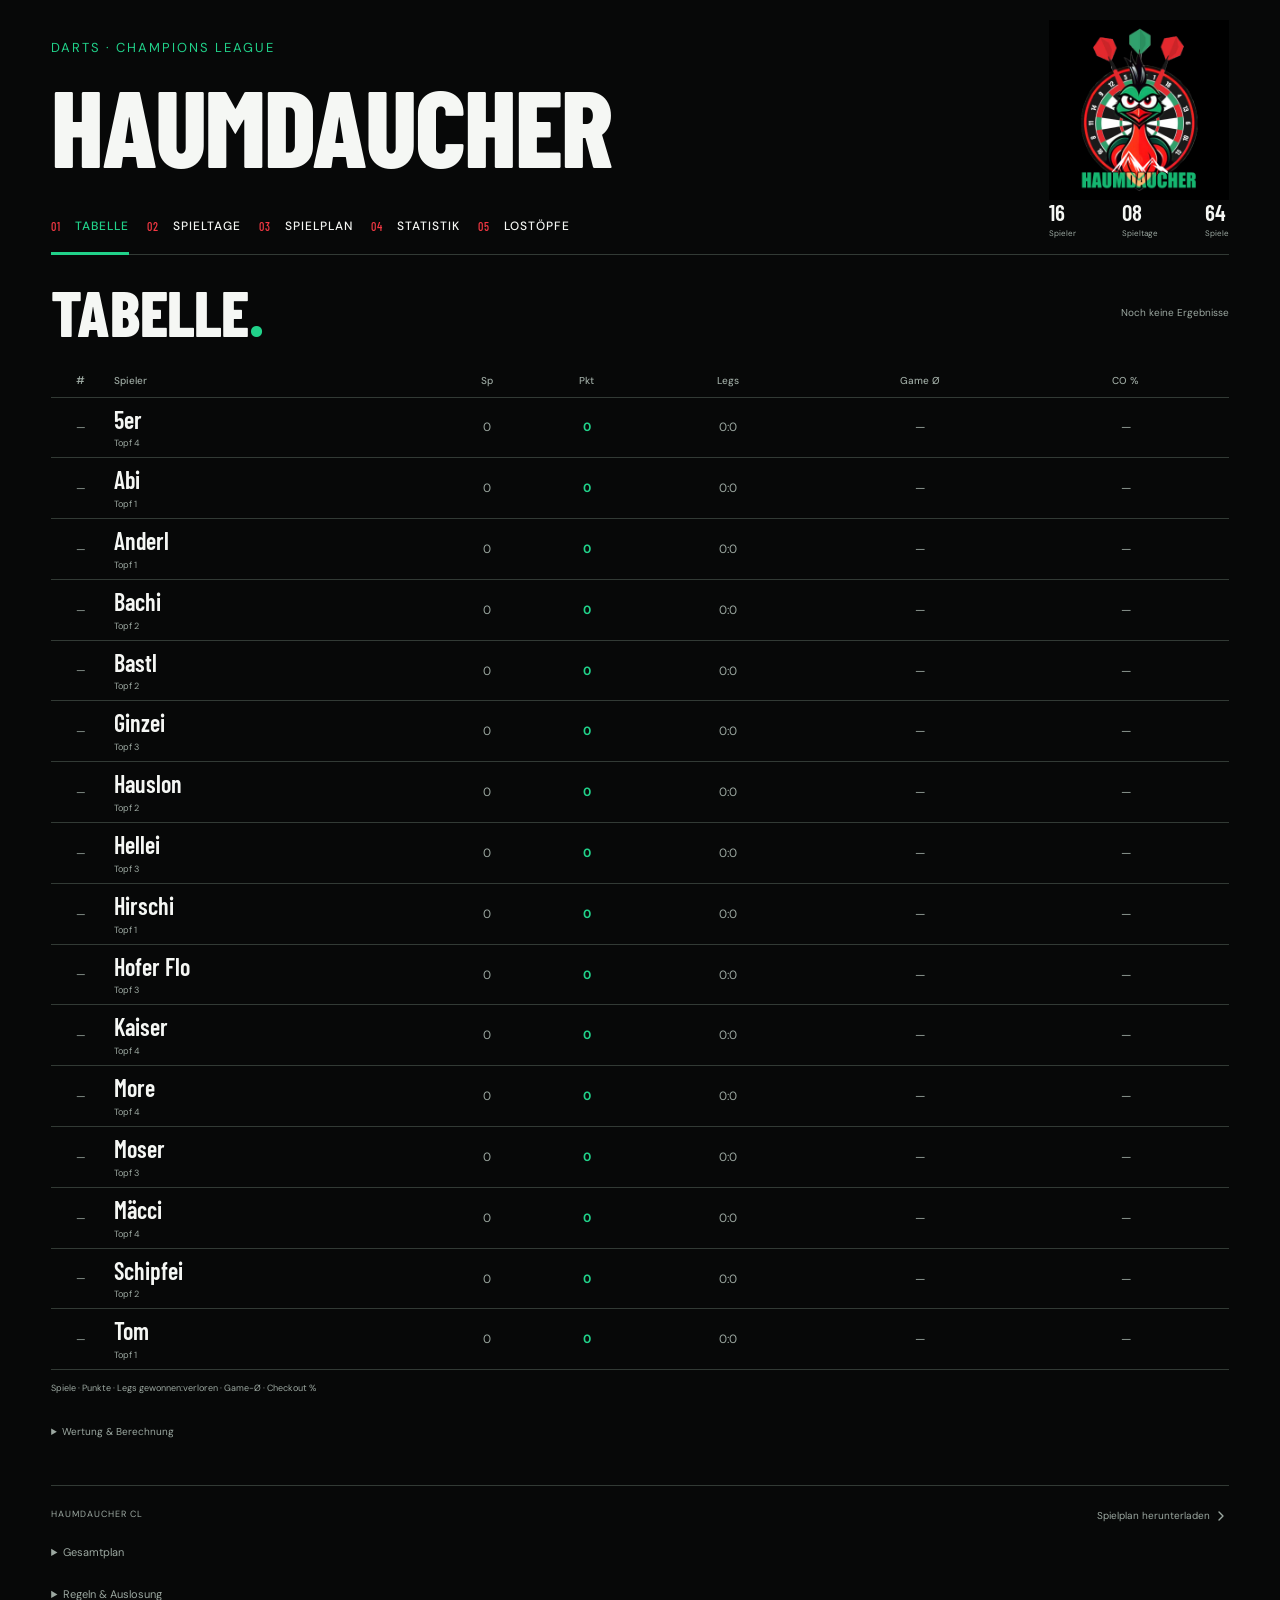
<file: index.html>
<!doctype html>
<html lang="de">
<head>
  <meta charset="utf-8">
  <meta name="viewport" content="width=device-width, initial-scale=1, viewport-fit=cover">
  <meta name="theme-color" content="#070808">
  <meta name="description" content="Haumdaucher Champions League. Alle Spieltage, Begegnungen und Spieler. 16 Spieler, 8 Spieltage, 2 Gegner aus jedem Lostopf.">
  <title>Haumdaucher · Champions League</title>
  <link rel="icon" href="./assets/icons/icon-192.png" type="image/png">
  <link rel="manifest" href="./manifest.webmanifest">
  <link rel="apple-touch-icon" href="./assets/icons/icon-180.png">
  <meta name="mobile-web-app-capable" content="yes">
  <meta name="apple-mobile-web-app-capable" content="yes">
  <meta name="apple-mobile-web-app-title" content="Haumdaucher">
  <meta name="apple-mobile-web-app-status-bar-style" content="black-translucent">
  <link rel="stylesheet" href="./styles.css?v=arena-27">
  <script src="./schedule-data.js?v=matchdays-1" defer></script>
  <script src="./league-data.js?v=results-1" defer></script>
  <script src="./league-ui.js?v=results-1" defer></script>
  <script src="./app.js?v=arena-11" defer></script>
  <script src="./pwa.js?v=install-1" defer></script>
</head>
<body>
  <a class="skip-link" href="#content">Zum Spielplan</a>
  <div class="app-shell">
    <header class="club-header">
      <a class="logo-link" href="#tabelle" aria-label="Haumdaucher Tabelle"><img class="club-logo" src="./assets/haumdaucher-logo.jpg" width="1600" height="1600" alt="Haumdaucher: Vogel vor einer Dartscheibe mit drei Dartpfeilen"></a>
      <div class="brand-copy"><p>DARTS · CHAMPIONS LEAGUE</p><h1>HAUM<span>DAUCHER</span></h1></div>
      <nav class="main-nav" aria-label="Hauptnavigation">
        <a href="#tabelle" data-view="tabelle"><span class="nav-index">01</span><svg class="nav-icon" viewBox="0 0 24 24" fill="none" stroke="currentColor" stroke-width="1.7" stroke-linecap="round" stroke-linejoin="round" aria-hidden="true"><path d="M4 21V11h4v10m2 0V3h4v18m2 0v-7h4v7M2 21h20"/></svg><span class="nav-label">Tabelle</span></a>
        <a href="#spieltage" data-view="spieltage"><span class="nav-index">02</span><svg class="nav-icon" viewBox="0 0 24 24" fill="none" stroke="currentColor" stroke-width="1.7" stroke-linecap="round" stroke-linejoin="round" aria-hidden="true"><rect x="3" y="5" width="18" height="16" rx="3"/><path d="M7 3v4m10-4v4M3 11h18m-13 4h2m4 0h2"/></svg><span class="nav-label">Spieltage</span><span class="nav-arrow" aria-hidden="true"><svg class="action-chevron" viewBox="0 0 16 16" fill="none" stroke="currentColor" stroke-width="1.4" stroke-linecap="round" stroke-linejoin="round" aria-hidden="true"><path d="m6 4 4 4-4 4"/></svg></span></a>
        <a href="#spielplan" data-view="spielplan"><span class="nav-index">03</span><svg class="nav-icon" viewBox="0 0 24 24" fill="none" stroke="currentColor" stroke-width="1.7" stroke-linecap="round" stroke-linejoin="round" aria-hidden="true"><path d="M8 3h8m-8 0v4h8V3m-8 2H6a2 2 0 0 0-2 2v13a2 2 0 0 0 2 2h12a2 2 0 0 0 2-2V7a2 2 0 0 0-2-2h-2M8 12h8m-8 5h5"/></svg><span class="nav-label">Spielplan</span><span class="nav-arrow" aria-hidden="true"><svg class="action-chevron" viewBox="0 0 16 16" fill="none" stroke="currentColor" stroke-width="1.4" stroke-linecap="round" stroke-linejoin="round" aria-hidden="true"><path d="m6 4 4 4-4 4"/></svg></span></a>
        <a href="#statistik" data-view="statistik"><span class="nav-index">04</span><svg class="nav-icon" viewBox="0 0 24 24" fill="none" stroke="currentColor" stroke-width="1.7" stroke-linecap="round" stroke-linejoin="round" aria-hidden="true"><path d="M4 19V9m5 10V4m6 15v-6m5 6V7M2 22h20"/></svg><span class="nav-label">Statistik</span></a>
        <a href="#lostoepfe" data-view="lostoepfe"><span class="nav-index">05</span><svg class="nav-icon" viewBox="0 0 24 24" fill="none" stroke="currentColor" stroke-width="1.7" stroke-linecap="round" stroke-linejoin="round" aria-hidden="true"><circle cx="9" cy="8" r="3"/><path d="M3 21v-3a6 6 0 0 1 12 0v3M16 5a3 3 0 0 1 0 6m2 4a5 5 0 0 1 3 4v2"/></svg><span class="nav-label">Lostöpfe</span><span class="nav-arrow" aria-hidden="true"><svg class="action-chevron" viewBox="0 0 16 16" fill="none" stroke="currentColor" stroke-width="1.4" stroke-linecap="round" stroke-linejoin="round" aria-hidden="true"><path d="m6 4 4 4-4 4"/></svg></span></a>
      </nav>
      <div class="club-stats"><div><strong>16</strong><span>Spieler</span></div><div><strong>08</strong><span>Spieltage</span></div><div><strong>64</strong><span>Spiele</span></div></div>
    </header>
    <main id="content" tabindex="-1">
      <section id="tabelle" class="view" aria-labelledby="standings-heading">
        <div class="section-title"><h2 id="standings-heading">Tabelle<span class="title-period">.</span></h2><span id="standings-status" class="data-note"></span></div>
        <div class="standings-scroll" role="region" aria-label="Ligatabelle, seitlich scrollbar" tabindex="0">
          <table class="standings-table">
            <colgroup><col class="col-rank"><col class="col-player"><col class="col-played"><col class="col-points"><col class="col-legs"><col class="col-average"><col class="col-checkout"></colgroup>
            <caption class="visually-hidden">Ligatabelle: Spiele, Punkte, gewonnene und verlorene Legs, Game Average und Checkout-Quote</caption>
            <thead><tr><th scope="col" class="rank-column">#</th><th scope="col">Spieler</th><th scope="col"><abbr title="Gespielte Spiele">Sp</abbr></th><th scope="col"><abbr title="Punkte: Sieg 2, Unentschieden 1, Niederlage 0">Pkt</abbr></th><th scope="col">Legs</th><th scope="col"><abbr title="Mittelwert der Spiel-Averages">Game Ø</abbr></th><th scope="col"><abbr title="Gewonnene Legs geteilt durch Checkout-Versuche">CO %</abbr></th></tr></thead>
            <tbody id="standings-body"></tbody>
          </table>
        </div>
        <p class="table-key">Spiele · Punkte · Legs gewonnen:verloren · Game-Ø · Checkout %</p>
        <details class="metric-notes"><summary>Wertung &amp; Berechnung</summary><p>Best of 12: bis 7 Legs oder 6:6. Sieg 2 Punkte · Remis 1 · Niederlage 0. Sortierung: Punkte, Legdifferenz, gewonnene Legs; Gleichstände teilen sich den Rang.</p><p>Game-Ø: Mittel der erfassten Spiel-Averages. Checkout: gewonnene Legs / Checkout-Versuche. Fehlende Werte bleiben leer; Kennzahlen verwenden nur erfasste Werte.</p></details>
      </section>
      <section id="spieltage" class="view" aria-labelledby="matchday-heading" hidden>
        <div class="view-heading"><div><p class="heading-kicker">ALLE BEGEGNUNGEN</p><h2 id="matchday-heading">Spieltag <span id="day-number">01</span></h2></div></div>
        <div class="day-layout">
          <div class="matchday-controls"><div id="round-selector" class="round-selector" role="group" aria-label="Spieltag auswählen"></div><div class="heading-actions"><button id="previous-matchday" class="icon-button" aria-label="Vorheriger Spieltag" aria-controls="matchday-fixtures" type="button">←</button><button id="next-matchday" class="icon-button" aria-label="Nächster Spieltag" aria-controls="matchday-fixtures" type="button">→</button></div></div>
          <div class="matchday-body"><ol id="matchday-fixtures" class="matchday-fixtures" aria-live="polite" aria-label="Begegnungen am ausgewählten Spieltag"></ol></div>
        </div>
      </section>
      <section id="spielplan" class="view" aria-labelledby="player-heading" hidden>
        <div class="player-main">
        <h2 id="player-heading" class="visually-hidden">Persönlicher Spielplan</h2>
        <div class="player-controls"><div class="player-picker"><span class="player-picker-name" aria-hidden="true">Abi</span><select id="player-select" aria-label="Spieler auswählen" aria-controls="personal-plan"></select><svg class="picker-chevron" viewBox="0 0 16 16" fill="none" stroke="currentColor" stroke-width="1.4" stroke-linecap="round" stroke-linejoin="round" aria-hidden="true"><path d="m4 6 4 4 4-4"/></svg></div></div>
        <ol id="personal-plan" class="personal-plan" aria-live="polite" aria-label="Persönliche Begegnungen"></ol>
        </div>
        <div id="pot-summary" class="pot-summary"></div>
      </section>
      <section id="statistik" class="view" aria-labelledby="statistics-heading" hidden>
        <div class="section-title"><h2 id="statistics-heading">Statistik<span class="title-period">.</span></h2></div>
        <div class="statistics-filters">
          <label>Ansicht<select id="stats-scope" aria-controls="statistics-content"></select></label>
          <label>Kategorie<select id="stats-category" aria-controls="statistics-content">
            <option value="overview">Übersicht</option><option value="scoring">Scoring</option><option value="checkout">Checkout</option><option value="highlights">Highlights</option><option value="accuracy">Trefferquoten</option><option value="ranking">Ranglisten</option>
          </select></label>
          <label id="ranking-filter" hidden>Kennzahl<select id="stats-ranking" aria-controls="statistics-content">
            <option value="average">Game-Ø</option><option value="checkoutPct">Checkout %</option><option value="scores180">180er</option><option value="highestCheckout">Höchstes Checkout</option><option value="bestLegDarts">Bestes Leg</option><option value="first9Average">First-9-Ø</option>
          </select></label>
        </div>
        <div id="statistics-content" aria-live="polite"></div>
        <details class="metric-notes"><summary>So werden die Statistiken berechnet</summary><p>Gesamt und Lostopf fassen die erfassten Spielerleistungen zusammen. Spiele werden einmal gezählt; Spielerbilanzen und Legs aus Sicht der ausgewählten Spieler. Game-Ø und First-9-Ø: Mittel der erfassten Spielwerte. Checkout %: erfolgreiche Checkouts / erfasste Versuche. Trefferquoten: Mittel der gemeldeten Quoten.</p><p>3-Dart-Ø (gewichtet) ist nur verfügbar, wenn für alle erfassten Averages die Dartanzahl vorliegt. Fehlende Statistiken werden nicht als 0 gewertet. 60+, 100+ und 140+ werden unverändert aus der Scoring-App übernommen und nicht addiert.</p></details>
      </section>
      <section id="lostoepfe" class="view" aria-labelledby="pots-heading" hidden>
        <div class="view-heading"><div><p class="heading-kicker">16 SPIELER · 4 LOSTÖPFE</p><h2 id="pots-heading">Das Feld<span class="title-period">.</span></h2></div></div>
        <div id="pots" class="pots-grid"></div>
      </section>
      <footer class="app-footer">
        <div class="footer-links"><span>HAUMDAUCHER CL</span><a href="./spielplaene.txt">Spielplan herunterladen <svg class="action-chevron" viewBox="0 0 16 16" fill="none" stroke="currentColor" stroke-width="1.4" stroke-linecap="round" stroke-linejoin="round" aria-hidden="true"><path d="m6 4 4 4-4 4"/></svg></a><button id="install-app" class="install-app" type="button" hidden>App installieren</button></div>
        <p id="offline-status" class="offline-status" role="status" hidden>Offline · gespeicherter Stand</p>
        <details class="overview"><summary>Gesamtplan</summary><div class="table-scroll" role="region" aria-label="Alle Spielpläne, seitlich scrollbar" tabindex="0"><table id="all-plans-table"><caption>Alle acht Spieltage</caption><thead><tr><th scope="col">Spieler</th><th scope="col">Topf</th><th scope="col">ST 1</th><th scope="col">ST 2</th><th scope="col">ST 3</th><th scope="col">ST 4</th><th scope="col">ST 5</th><th scope="col">ST 6</th><th scope="col">ST 7</th><th scope="col">ST 8</th></tr></thead><tbody></tbody></table></div></details>
        <details id="hinweis"><summary>Regeln & Auslosung</summary><p>Best of 12 · Sieg 2 Punkte · Remis 1 · Niederlage 0.</p><p>8 verschiedene Gegner. Je 2 aus jedem Lostopf. Ein Spiel pro Spieltag. Kein Heimrecht zugewiesen.</p><p>Die korrigierte Auslosung ersetzt den ursprünglichen Entwurf. Kaiser (vormals 5er Korbi) und 5er sind getrennte Spieler.</p><p>Seed <span id="draw-seed"></span> · <a href="./schedule.json">Daten</a> · <a href="https://github.com/basthel/champions-league-spielplan/blob/main/scripts/generate_schedule.py">Generator</a></p><p><a href="./scorer.html">Dart Scorer · Vorschau</a></p></details>
      </footer>
      <noscript><p>Bitte JavaScript aktivieren oder den <a href="./spielplaene.txt">Spielplan als Text öffnen</a>.</p></noscript>
    </main>
  </div>
</body>
</html>
</file>
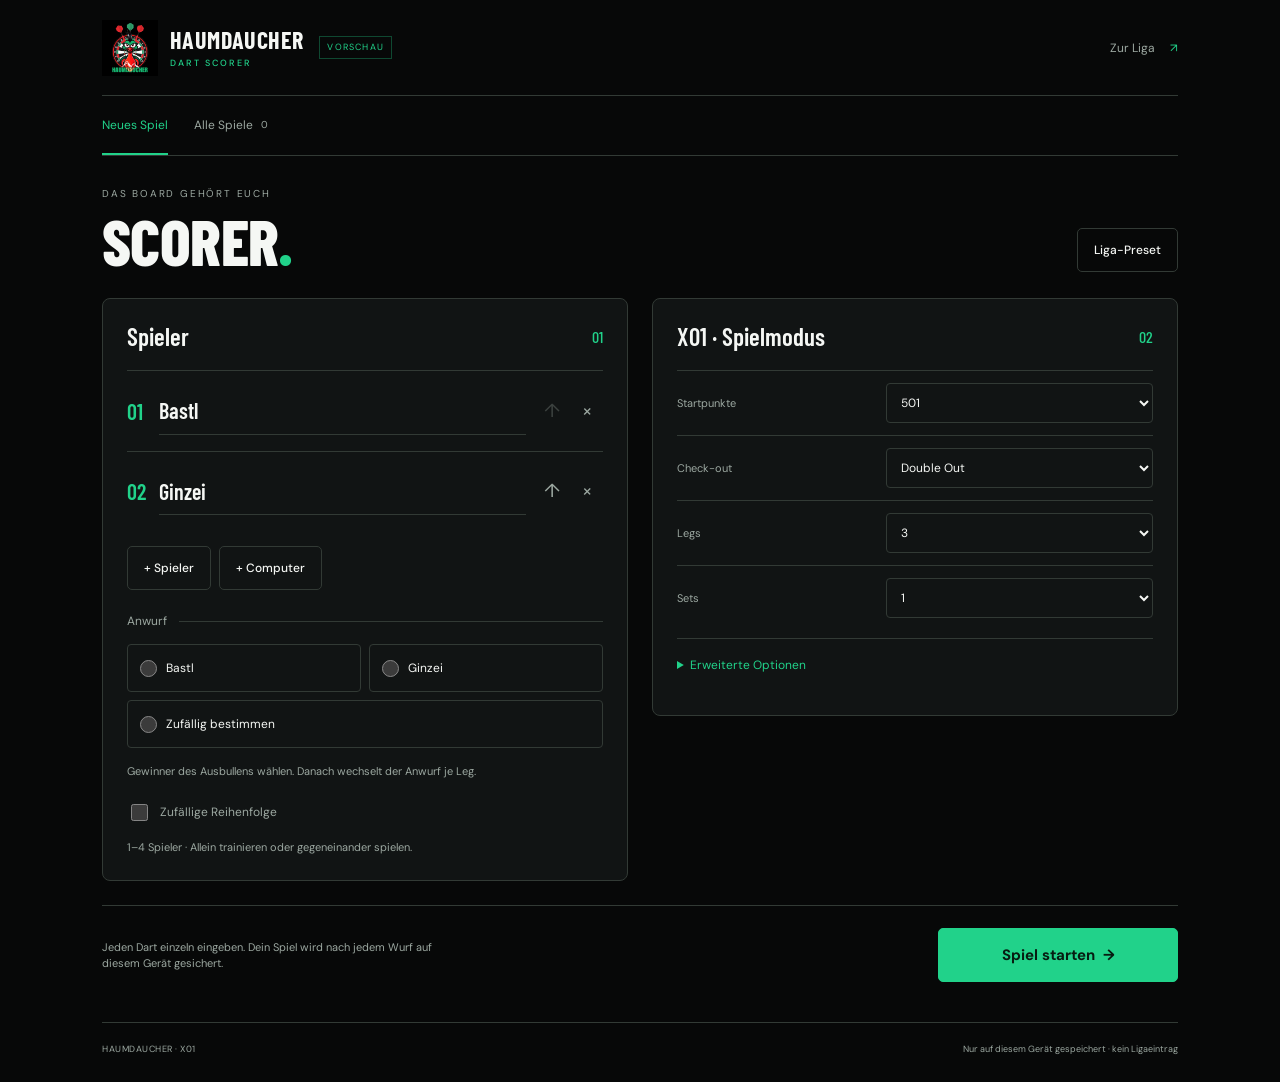
<file: scorer.html>
<!doctype html>
<html lang="de">
<head>
  <meta charset="utf-8">
  <meta name="viewport" content="width=device-width, initial-scale=1, viewport-fit=cover">
  <meta name="theme-color" content="#070808">
  <meta name="robots" content="noindex, nofollow">
  <title>Scorer · Haumdaucher</title>
  <link rel="icon" href="./assets/icons/icon-192.png" type="image/png">
  <link rel="manifest" href="./manifest.webmanifest">
  <link rel="apple-touch-icon" href="./assets/icons/icon-180.png">
  <link rel="stylesheet" href="./styles.css?v=arena-27">
  <link rel="stylesheet" href="./scorer.css?v=stats-table-17">
  <script src="./schedule-data.js?v=matchdays-1" defer></script>
  <script src="./checkout-data.js?v=1" defer></script>
  <script src="./scorer-engine.js?v=anwurf-5" defer></script>
  <script src="./scorer-share.js?v=1" defer></script>
  <script src="./scorer.js?v=stats-table-19" defer></script>
</head>
<body class="scorer-page">
  <a class="skip-link" href="#scorer-content">Zum Scorer</a>
  <div class="scorer-shell">
    <header class="scorer-header">
      <a class="scorer-brand" href="./index.html#tabelle" aria-label="Zurück zur Haumdaucher Liga"><img src="./assets/haumdaucher-logo.jpg" alt="" width="56" height="56"><span>HAUMDAUCHER<small>DART SCORER</small></span></a>
      <span class="scorer-beta">VORSCHAU</span>
      <a class="scorer-league" href="./index.html#tabelle">Zur Liga <span aria-hidden="true">↗</span></a>
    </header>
    <main id="scorer-content" class="scorer-main" tabindex="-1">
      <nav class="scorer-nav" aria-label="Scorer"><a href="#setup" data-route="setup">Neues Spiel</a><a href="#games" data-route="games">Alle Spiele <span id="game-count">0</span></a><a href="#live" data-route="live" id="live-link" hidden>Zum Spiel</a></nav>
      <p id="storage-warning" class="scorer-warning" role="alert" hidden></p>
      <p id="scorer-message" class="visually-hidden" role="status" aria-live="polite"></p>
      <div id="scorer-view"></div>
      <footer class="scorer-footer"><span>HAUMDAUCHER · X01</span><span>Nur auf diesem Gerät gespeichert · kein Ligaeintrag</span></footer>
      <noscript>Bitte JavaScript aktivieren, um den Dart Scorer zu verwenden.</noscript>
    </main>
  </div>
  <dialog id="leg-dialog" class="leg-result-dialog" aria-labelledby="leg-result-title"></dialog>
  <dialog id="delete-dialog" aria-labelledby="delete-title"><form method="dialog"><h2 id="delete-title">Spiel löschen?</h2><p>Das gespeicherte Spiel wird von diesem Gerät entfernt.</p><div class="scorer-actions"><button value="cancel" class="scorer-button">Behalten</button><button value="delete" class="scorer-button danger">Spiel löschen</button></div></form></dialog>
</body>
</html>
</file>
<file: styles.css>
/* Arena: club identity,side-by-side fixtures,responsive views. */
@import url('https://fonts.googleapis.com/css2?family=Barlow+Condensed:wght@500;600;700;800&family=DM+Sans:wght@400;500;600;700&display=swap');
:root{--bg:#101411;--surface:#191f1b;--surface-hover:#242e27;--ink:#f4f5ef;--muted:#a1afa5;--line:#303b33;--green:#26d087;--red:#ef303b;--accent:var(--green);--on-accent:#071c11;--display:'Barlow Condensed','Arial Narrow',Impact,sans-serif;--body:'DM Sans',Arial,sans-serif;color-scheme:dark}*{box-sizing:border-box}body{margin:0;background:var(--bg);color:var(--ink);font:14px/1.5 var(--body)}button,select{font:inherit}button,a,select{-webkit-tap-highlight-color:transparent}button{cursor:pointer}a{color:inherit;text-underline-offset:4px}button{color:inherit}button:disabled{opacity:.3;cursor:default}button:focus-visible,a:focus-visible,select:focus-visible,summary:focus-visible,[tabindex]:focus-visible{outline:3px solid var(--accent);outline-offset:4px}button:active:not(:disabled){transform:translateY(1px)}button,a{touch-action:manipulation}[hidden]{display:none!important}h1,h2,h3,p{margin:0}button{border-radius:0}img{max-width:100%;display:block}.skip-link{position:absolute;left:16px;top:-80px;background:var(--accent);color:var(--on-accent);padding:12px;z-index:10}.skip-link:focus{top:10px}.logo-link{display:block;flex-shrink:0}.club-logo{width:100%;height:auto;aspect-ratio:1;object-fit:contain;background:#000}.brand-copy p{font-size:9px;letter-spacing:1.4px;color:var(--muted)}.brand-copy h1{font:800 40px/.92 var(--display);letter-spacing:-.6px}.brand-copy h1 span{color:var(--accent)}.main-nav{display:flex}.main-nav a{display:flex;align-items:center;text-decoration:none;font-size:13px;font-weight:500;gap:14px}.nav-index{font-family:var(--display);font-size:15px;color:var(--muted)}.nav-arrow{margin-left:auto}.club-stats{display:flex}.club-stats div{display:flex;flex-direction:column}.club-stats strong{font:600 30px/1 var(--display)}.club-stats span{font-size:9px;color:var(--muted);margin-top:6px}.workspace-top{display:flex;justify-content:space-between;align-items:center;font-size:9px;letter-spacing:1.3px;color:var(--muted)}.view-heading{display:flex;justify-content:space-between;align-items:center;gap:24px}.heading-kicker{font-size:10px;letter-spacing:1.5px;color:var(--muted);margin-bottom:8px}.view-heading h2{font:700 64px/1 var(--display);letter-spacing:-.8px}.view-heading h2 #day-number{color:var(--accent)}.heading-actions{display:flex;gap:8px;align-items:center}.icon-button{border:1px solid var(--line);background:transparent;min-height:42px;padding:9px 15px}.icon-button{min-width:42px;font-size:18px}.icon-button:hover:not(:disabled){background:var(--surface-hover);border-color:var(--muted)}.round-selector{display:grid;grid-template-columns:repeat(8,minmax(0,1fr));gap:8px}.round-selector button{background:transparent;border:1px solid var(--line);padding:12px 4px;display:flex;flex-direction:column;align-items:center;gap:3px;min-height:66px}.round-selector button>span{font-size:9px;color:var(--muted)}.round-selector button>strong{font:600 26px/1 var(--display)}.round-selector button[aria-pressed=true]{background:var(--accent);border-color:var(--accent);color:var(--on-accent)}.round-selector button[aria-pressed=true]>span{color:var(--on-accent)}.round-selector button:hover:not([aria-pressed=true]){background:var(--surface-hover)}.matchday-fixtures,.personal-plan{list-style:none;margin:0;padding:0}.matchday-fixture{min-width:0}.match-meta{display:flex;gap:8px;color:var(--muted);font-size:8px;letter-spacing:.7px}.match-meta>span:first-child{font-family:var(--display);font-size:16px;line-height:1}.match-pair{display:grid;grid-template-columns:minmax(0,1fr) 30px minmax(0,1fr);align-items:center;gap:6px}.match-player{border:0;background:transparent;display:flex;flex-direction:column;align-items:flex-start;text-align:left;padding:0;min-width:0}.match-player:last-child{text-align:right;align-items:flex-end}.match-player strong{font:600 28px/1.15 var(--display);overflow-wrap:anywhere}.match-player small{font-size:9px;color:var(--muted);margin-top:5px}.match-player:hover strong{color:var(--accent)}.versus{font-size:10px;color:var(--muted);text-align:center}.match-arrow{display:none}.player-controls{display:flex;gap:16px;align-items:center;flex-wrap:wrap;margin-bottom:24px}.player-controls label{font-size:11px;color:var(--muted)}select{background:var(--surface);color:var(--ink);border:1px solid var(--line);padding:12px;min-height:46px;width:240px;max-width:100%;border-radius:0}.personal-plan{display:grid;grid-template-columns:repeat(2,minmax(0,1fr));gap:12px}.personal-fixture{width:100%;display:flex;align-items:center;text-align:left;gap:18px;padding:20px;background:var(--surface);border:1px solid var(--line)}.personal-day{display:flex;flex-direction:column;color:var(--muted);font-size:9px;min-width:26px}.personal-day strong{font:600 28px/1 var(--display);color:var(--accent)}.personal-opponent{display:flex;flex-direction:column}.personal-opponent strong{font:600 28px/1.1 var(--display)}.personal-opponent small{font-size:10px;color:var(--muted);margin-top:5px}.personal-arrow{margin-left:auto;color:var(--muted)}.personal-fixture:hover{background:var(--surface-hover)}.pot-summary{display:flex;justify-content:space-between;margin-top:26px;gap:16px}.pot-summary>span{font-size:10px;color:var(--muted);display:flex;flex-direction:column;gap:4px}.pot-summary strong{font-size:12px;color:var(--ink);font-weight:500}.pots-grid{display:grid;grid-template-columns:repeat(2,minmax(0,1fr));gap:22px}.pot{background:var(--surface);padding:22px}.pot-heading{display:flex;align-items:center;justify-content:space-between;margin-bottom:12px}.pot-heading h3{font-size:11px;font-weight:500;color:var(--muted)}.pot-heading>span{font:600 48px/1 var(--display);color:var(--accent)}.pot ul{list-style:none;margin:0;padding:0}.pot li+li{border-top:1px solid var(--line)}.pot li button{border:0;background:transparent;width:100%;min-height:46px;padding:10px 0;display:flex;align-items:center;justify-content:space-between;text-align:left}.pot li button:hover{color:var(--accent)}.pot li button>span:last-child{color:var(--muted)}.title-period{color:var(--accent)}.app-footer{border-top:1px solid var(--line);margin-top:38px;padding-top:22px;color:var(--muted)}.footer-links{display:flex;justify-content:space-between;gap:18px;font-size:10px}.footer-links>span{font-size:9px;letter-spacing:1px}.footer-links a{text-decoration:none}.app-footer details{font-size:11px;margin-top:15px}.app-footer summary{cursor:pointer;width:fit-content;padding-block:5px}.app-footer p{max-width:650px;line-height:1.8;margin:8px 0}.table-scroll{overflow:auto;margin:14px 0}.table-scroll table{border-collapse:collapse;font-size:11px;white-space:nowrap;width:100%}.table-scroll th,.table-scroll td{padding:10px;border-bottom:1px solid var(--line);text-align:left}.table-scroll th{color:var(--ink)}.table-scroll caption{text-align:left;margin-bottom:8px}.brand-copy h1{margin-top:10px}.match-meta>span:last-child{align-self:center}:root{--bg:#070808;--surface:#111414;--surface-hover:#1d2521;--ink:#f5f7f4;--muted:#9ca8a1;--line:#323a35;--green:#21d28a;--accent:var(--green);--red:#f33843}:root .app-shell{max-width:1440px;margin:auto;padding:0 4%}:root .club-header{display:grid;grid-template-columns:minmax(0,1fr) 180px;position:relative;align-items:center;border-bottom:1px solid var(--line);padding:20px 0 0}:root .logo-link{width:180px;grid-column:2;grid-row:1}:root .brand-copy{grid-column:1;grid-row:1}:root .brand-copy p{color:var(--green);font-size:11px;letter-spacing:3px}:root .brand-copy h1{font-size:clamp(56px,8.5vw,120px);font-weight:800;letter-spacing:-2px;line-height:1.05}:root .brand-copy h1 span{color:var(--ink)}:root .main-nav{grid-column:1;gap:30px;align-self:end;margin-top:0}:root .main-nav a{padding:17px 0;border-bottom:3px solid transparent;margin-bottom:-1px;text-transform:uppercase;font-size:12px;letter-spacing:1px}:root .main-nav a[aria-current=page]{color:var(--green);border-color:var(--green)}:root .nav-index{color:var(--red);font-size:12px}:root .nav-arrow{display:none}:root .club-stats{grid-column:2;grid-row:2;justify-content:space-between;padding-bottom:15px}:root .club-stats strong{font-size:23px}:root .club-stats span{font-size:8px;margin-top:3px}:root main{padding:25px 0 35px}:root .workspace-top>span:first-child{color:var(--red);font-weight:700;letter-spacing:2px}:root .view-heading{margin:20px 0 22px}:root .view-heading h2{font-size:82px;font-weight:800;text-transform:uppercase}:root .heading-kicker{display:none}:root .round-selector{gap:0;border-top:1px solid var(--line);border-bottom:1px solid var(--line);margin-bottom:23px}:root .round-selector button{border:0;border-right:1px solid var(--line);flex-direction:row;justify-content:center;gap:10px;min-height:58px}:root .round-selector button:last-child{border:0}:root .round-selector button>span{font-size:9px;text-transform:uppercase}:root .round-selector button>strong{font-size:32px;font-weight:700}:root .matchday-fixtures{display:grid;grid-template-columns:repeat(2,minmax(0,1fr));gap:12px}:root .matchday-fixture{background:var(--surface);border:1px solid var(--line);padding:17px 20px 21px;border-radius:8px}:root .match-meta{margin-bottom:17px}:root .personal-plan{grid-template-columns:repeat(4,minmax(0,1fr));gap:14px}:root .personal-fixture{height:auto;position:relative;flex-direction:column;align-items:start;justify-content:flex-start;gap:12px;border:1px solid var(--line);border-radius:8px}:root .personal-day{flex-direction:row;align-items:center;gap:8px}:root .personal-arrow{position:absolute;right:18px;top:23px}:root .personal-opponent strong{font-size:35px}:root .pots-grid{grid-template-columns:repeat(4,minmax(0,1fr));gap:16px}:root .pot{border-top:3px solid var(--red)}:root .pot-heading>span{font-size:66px}
@media(max-width:1100px){.view-heading h2{font-size:56px}:root .match-player strong{font-size:28px}
}
@media(max-width:800px){.view-heading h2{font-size:52px}.heading-actions{gap:5px}.icon-button{padding:7px;min-width:38px;min-height:40px}:root .club-header{grid-template-columns:minmax(0,1fr) 120px}:root .logo-link{width:120px}:root .brand-copy h1{font-size:65px}:root .brand-copy p{font-size:9px;letter-spacing:2px}:root .club-stats{display:none}:root .main-nav{grid-column:1/-1}:root .matchday-fixtures,:root .personal-plan,:root .pots-grid{grid-template-columns:repeat(2,minmax(0,1fr))}:root .round-selector button>span{display:none}:root .view-heading h2{font-size:66px}
}
@media(max-width:520px){.brand-copy p{font-size:8px;letter-spacing:.8px}.workspace-top{font-size:8px}.view-heading{gap:12px;flex-wrap:wrap}.view-heading h2{font-size:49px}.heading-kicker{font-size:8px;letter-spacing:1px}.heading-actions{gap:5px}.icon-button{min-width:34px;min-height:36px;padding:6px}.round-selector{gap:5px}.round-selector button{padding:10px 0;min-height:48px}.round-selector button>span{display:none}.round-selector button>strong{font-size:23px}.match-player strong{font-size:28px}.match-player small{font-size:9px}.player-controls{gap:10px}.player-controls label{width:100%;font-size:10px}select{flex:1;min-width:0;width:auto}.personal-plan{grid-template-columns:1fr}.personal-fixture{padding:16px}.pots-grid{gap:12px}.pot{padding:15px}.pot-heading>span{font-size:43px}.pot li button{font-size:12px}.pot-summary{gap:10px}.pot-summary>span{font-size:9px}.pot-summary strong{font-size:10px}.footer-links{flex-direction:column;gap:8px}.app-footer{margin-top:28px;padding-top:20px}.app-footer details{font-size:10px}:root .app-shell{padding-inline:18px}:root .club-header{grid-template-columns:minmax(0,1fr) 70px;padding-top:17px;column-gap:5px}:root .logo-link{width:70px}:root .brand-copy h1{font-size:43px;letter-spacing:-.8px}:root .brand-copy p{font-size:7px;letter-spacing:.8px}:root .main-nav{gap:23px;margin-top:0}:root .main-nav a{font-size:10px;gap:6px;padding:13px 0;letter-spacing:.5px}:root .nav-index{font-size:10px}:root .view-heading h2{font-size:57px}:root .view-heading{margin:23px 0 20px}:root .round-selector button{min-height:48px;padding:8px 0}:root .round-selector button>strong{font-size:26px}:root .matchday-fixtures{grid-template-columns:1fr;gap:10px}:root .matchday-fixture{padding:14px 17px 16px}:root .match-meta{margin-bottom:10px}:root .match-player strong{font-size:28px}:root .personal-plan{gap:10px}:root .personal-fixture{padding:14px;min-height:0;height:auto;gap:10px}:root .personal-opponent strong{font-size:28px}:root .personal-arrow{top:16px;right:13px}:root .pot-heading>span{font-size:52px}
}
@media(prefers-reduced-motion:reduce){*{scroll-behavior:auto!important;transition:none!important}
}
@media print{.club-header,.heading-actions,.round-selector,.app-footer,.workspace-top,.player-controls{display:none!important}:root{--bg:white;--ink:black;--muted:#444;--surface:white;--line:#ccc;--accent:#165a38}body{background:white;color:black}.app-shell{display:block!important;padding:0!important}main{padding:0!important}.view-heading{margin:0 0 20px!important}.matchday-fixture,.personal-fixture{break-inside:avoid}.matchday-fixtures{grid-template-columns:repeat(2,minmax(0,1fr))!important}
}main{scroll-margin-top:20px}
@media(max-width:520px){:root .view-heading h2{font-size:46px}
}.view{scroll-margin-top:20px}

/* Floating mobile navigation with space for the home indicator. */
.nav-icon{display:none}
@media screen and (max-width:800px){
  body{padding-bottom:calc(68px + env(safe-area-inset-bottom,0px))}
  :root .club-header{padding-bottom:16px}
  :root .main-nav{
    position:fixed;z-index:20;left:50%;bottom:calc(4px + env(safe-area-inset-bottom,0px));
    transform:translateX(-50%);width:calc(100% - 48px);max-width:360px;
    display:grid;grid-template-columns:repeat(3,minmax(0,1fr));gap:2px;margin:0;padding:2px;
    border:1px solid #ffffff45;border-radius:28px;background:rgba(35,39,37,.12);
    -webkit-backdrop-filter:blur(10px) saturate(190%);backdrop-filter:blur(10px) saturate(190%);
    box-shadow:0 3px 14px #0003,inset 0 1px 1px #ffffff60,inset 0 -1px 1px #ffffff18;
  }
  :root .main-nav a{
    flex-direction:row;justify-content:center;gap:6px;min-height:44px;
    padding:4px;margin:0;border:1px solid transparent;border-radius:24px;
    font-size:10px;letter-spacing:0;text-transform:none;color:#e0e6e2;
  }
  :root .main-nav a[aria-current=page]{
    color:var(--green);background:#ffffff0d;border-color:#ffffff24;
  }
  :root .main-nav a:focus-visible{outline-offset:1px}
  :root .main-nav .nav-index,:root .main-nav .nav-arrow{display:none}
  .nav-icon{display:block;width:18px;height:18px;flex-shrink:0}
  :root .main-nav .nav-label{font-weight:500}
  :root .main-nav a[aria-current=page] .nav-label{color:var(--ink)}
}

/* Keep matchday selection and paging together. */
.matchday-controls{display:flex;align-items:center;gap:12px;margin-bottom:23px}
:root .matchday-controls .round-selector{flex:1;min-width:0;margin-bottom:0}
.matchday-controls .heading-actions{flex-shrink:0}
@media screen and (max-width:800px){
  #spieltage>.view-heading{position:absolute;width:1px;height:1px;padding:0;margin:0;overflow:hidden;clip-path:inset(50%);white-space:nowrap}
  .matchday-controls{gap:8px;margin-bottom:20px}
  :root .matchday-controls .round-selector button{min-height:44px}
  :root .matchday-controls .round-selector button>strong{font-size:23px}
  .matchday-controls .heading-actions{gap:4px}
  .matchday-controls .icon-button{width:30px;min-width:30px;min-height:44px;padding:4px;font-size:18px}
}

.action-chevron{display:inline-block;width:16px;height:16px;vertical-align:middle;flex-shrink:0}

/* The player picker doubles as the page title. */
.visually-hidden{position:absolute;width:1px;height:1px;padding:0;margin:-1px;overflow:hidden;clip-path:inset(50%);white-space:nowrap}
:root .player-controls{margin:0 0 18px;gap:16px;flex-wrap:nowrap;justify-content:space-between}
.player-picker{position:relative;min-width:0;flex:1;max-width:380px}
:root #player-select{
  display:block;appearance:none;-webkit-appearance:none;
  width:100%;max-width:100%;min-height:60px;margin:0;padding:0 32px 0 0;
  border:0;background:transparent;color:var(--ink);
  font:800 72px/1.1 var(--display);letter-spacing:-.8px;text-transform:uppercase;cursor:pointer;
}
#player-select option,#player-select optgroup{font:16px var(--body);background:var(--surface);color:var(--ink);text-transform:none}
.picker-chevron{position:absolute;right:4px;top:50%;transform:translateY(-50%);width:20px;height:20px;color:var(--muted);pointer-events:none}

@media(max-width:800px){:root #player-select{font-size:56px;min-height:54px}}
@media(max-width:520px){
  :root #player-select{font-size:46px;min-height:50px;padding-right:25px}
  :root .player-controls{gap:12px;margin-bottom:16px}
  .picker-chevron{width:16px;height:16px;right:0}
}

/* League table and tournament statistics. */
.section-title{display:flex;align-items:center;justify-content:space-between;gap:12px;margin-bottom:20px;flex-wrap:wrap}
.section-title h2{font:800 64px/1 var(--display);text-transform:uppercase;letter-spacing:-.8px}
.data-note{font-size:10px;color:var(--muted)}
.standings-table{width:100%;border-collapse:collapse;font-variant-numeric:tabular-nums}
.standings-table th,.standings-table td{padding:10px 12px;border-bottom:1px solid var(--line);text-align:center}
.standings-table thead th{font-size:10px;font-weight:500;color:var(--muted)}
.standings-table thead th:nth-child(2),.standings-table tbody th{text-align:left}
.standings-table abbr{text-decoration:none}
.standings-table .rank-column{width:32px;color:var(--muted);font-size:11px}
.standings-table tbody th{width:65%;font-weight:500}
.standings-table tbody th button{display:flex;align-items:center;gap:12px;width:100%;min-height:32px;padding:0;border:0;background:none;text-align:left;font:600 24px/1.2 var(--display)}
.standings-table tbody th button span{color:var(--muted);font:9px var(--body)}
.standings-table tbody td{font-size:12px;color:var(--muted)}
.standings-table tbody tr:hover{background:var(--surface)}
.standings-table button:hover{color:var(--green)}
.tournament-stats,.performance-stats{margin:0;display:grid;grid-template-columns:repeat(4,minmax(0,1fr));border-top:1px solid var(--line);border-bottom:1px solid var(--line)}
.tournament-stats>div,.performance-stats>div{padding:18px 0}
.tournament-stats dt,.performance-stats dt{font-size:10px;color:var(--muted)}
.tournament-stats dd,.performance-stats dd{margin:4px 0 0;font:700 52px/1 var(--display);color:var(--green)}
.results-progress{margin:26px 0 30px}
.results-progress>div{display:flex;justify-content:space-between;font-size:11px;margin-bottom:10px}
.results-progress strong{font-weight:500}
.results-progress strong span{color:var(--muted)}
.results-progress progress{display:block;width:100%;height:4px;appearance:none;border:0;background:var(--line);color:var(--green)}
.results-progress progress::-webkit-progress-bar{background:var(--line)}
.results-progress progress::-webkit-progress-value{background:var(--green)}
.results-progress progress::-moz-progress-bar{background:var(--green)}
.performance-heading{display:flex;align-items:center;justify-content:space-between;gap:12px;margin-bottom:12px}
.performance-heading h3{font:600 26px var(--display)}
.performance-stats{grid-template-columns:repeat(3,minmax(0,1fr))}
.performance-stats dd{color:var(--muted);font-size:36px}
:root .main-nav{gap:18px}
@media screen and (max-width:800px){
  :root .main-nav{width:calc(100% - 24px);max-width:440px;grid-template-columns:repeat(5,minmax(0,1fr));gap:2px}
  :root .main-nav a{flex-direction:column;gap:2px;font-size:9px;min-width:0;padding:3px 1px}
  .nav-icon{width:16px;height:16px}
  .section-title h2{font-size:46px}
  .standings-table th,.standings-table td{padding:8px 6px}
  .standings-table tbody th{width:58%}
  .standings-table tbody th button{font-size:22px;gap:8px}
  .tournament-stats{grid-template-columns:repeat(2,minmax(0,1fr))}
  .tournament-stats>div:nth-child(-n+2){border-bottom:1px solid var(--line)}
}

/* Compact result columns; keep every metric available on small screens. */
.standings-scroll{overflow-x:auto;-webkit-overflow-scrolling:touch}
.standings-table{min-width:510px}
.standings-table tbody th{width:auto;min-width:130px}
.standings-table tbody th button{flex-direction:column;align-items:flex-start;gap:3px}
.standings-table .points-column{color:var(--green);font-weight:700}
.standings-table th,.standings-table td{white-space:nowrap}
.table-key{font-size:9px;color:var(--muted);margin-top:12px}
.metric-notes{font-size:10px;color:var(--muted);margin-top:20px}
.metric-notes summary{cursor:pointer;padding-block:8px}
.metric-notes p{max-width:680px;line-height:1.8;margin-top:8px}
.statistics-filters{display:flex;flex-wrap:wrap;gap:12px;margin-bottom:20px}
.statistics-filters label{display:flex;flex:1;min-width:150px;flex-direction:column;gap:6px;font-size:10px;color:var(--muted)}
.statistics-filters select{width:100%;font-size:12px;min-height:42px;padding:9px}
.stats-summary{display:flex;justify-content:space-between;gap:12px;font-size:10px;color:var(--muted);margin-bottom:12px}
.stat-metrics{display:grid;grid-template-columns:repeat(3,minmax(0,1fr));margin:0;border-top:1px solid var(--line)}
.stat-metrics>div{padding:16px 10px 16px 0;border-bottom:1px solid var(--line)}
.stat-metrics dt{color:var(--muted);font-size:10px}
.stat-metrics dd{margin:6px 0 0;color:var(--green);font:700 42px/1 var(--display)}
.stat-metrics small{display:block;color:var(--muted);font-size:9px;margin-top:8px}
.statistics-empty{padding:12px 0 18px;color:var(--muted);font-size:11px}
.statistics-ranking{width:100%;border-collapse:collapse;font-size:12px}
.statistics-ranking caption{text-align:left;font:600 28px var(--display);padding-bottom:12px}
.statistics-ranking th,.statistics-ranking td{padding:12px 8px;border-bottom:1px solid var(--line);text-align:left}
.statistics-ranking td:last-child,.statistics-ranking th:last-child{text-align:right}
.statistics-ranking thead{font-size:10px;color:var(--muted)}
.statistics-ranking button{border:0;background:transparent;padding:0;min-height:28px;font:600 24px var(--display)}
.result-source{margin-left:auto;color:var(--muted);font-size:9px;letter-spacing:0;text-decoration:none}
.result-source .action-chevron{width:12px;height:12px}
.match-pair:has(.match-score){grid-template-columns:minmax(0,1fr) 52px minmax(0,1fr)}
.match-score{color:var(--green);font:600 24px var(--display)}
.personal-score{color:var(--green);font-weight:500}
@media(max-width:520px){
  .statistics-filters{gap:10px}
  .statistics-filters label{min-width:120px}
  .stat-metrics{grid-template-columns:repeat(2,minmax(0,1fr))}
  .stat-metrics dd{font-size:36px}
  .standings-table tbody th{min-width:110px}
  .standings-table tbody th button{font-size:22px}
}

.standings-scroll .standings-table thead th:nth-child(2),.standings-scroll .standings-table tbody th{position:sticky;left:0;background:var(--bg);z-index:1}

.standings-scroll-hint{display:none}
@media(max-width:600px){.standings-scroll-hint{display:block;text-align:right;color:var(--muted);font-size:9px;margin:0 0 8px}}

/* Compact personal fixtures: day, opponent and chevron share one row. */
:root .personal-plan{gap:8px}
:root .personal-fixture{display:grid;grid-template-columns:24px minmax(0,1fr) 10px;align-items:center;gap:7px;padding:10px;min-height:62px}
:root .personal-day{flex-direction:column;align-items:flex-start;gap:2px;min-width:0;font-size:8px}
:root .personal-day strong{font-size:22px}
:root .personal-opponent{min-width:0}
:root .personal-opponent strong{font-size:26px;overflow-wrap:anywhere}
:root .personal-opponent small{font-size:9px;margin-top:3px}
:root .personal-arrow{position:static;margin:0;line-height:1}
.personal-arrow .action-chevron{width:12px;height:12px}
@media(max-width:520px){:root .personal-opponent strong{font-size:24px}:root .personal-opponent small{font-size:8px}}

/* Pots use the same compact, rounded surfaces as player fixtures. */
:root .pots-grid{gap:8px}
:root .pot{padding:10px;border:1px solid var(--line);border-radius:8px}
:root .pot-heading{margin-bottom:4px;gap:8px}
:root .pot-heading h3{font-size:9px}
:root .pot-heading>span{font-size:28px}
:root .pot li button{min-height:44px;padding:7px 0;gap:8px;font:600 24px/1.1 var(--display)}
.pot li button .action-chevron{width:12px;height:12px}
@media(max-width:520px){:root .pot li button{font-size:22px}}

/* Every view begins at the same inset below the header divider. */
:root main{padding-top:25px}
:root .view>.view-heading,:root .view>.section-title,:root .view>.player-controls{margin-top:0}

/* Keep all seven standings columns visible without a wide player column. */
:root .standings-table{min-width:0;table-layout:fixed}
.standings-table .col-rank{width:5%}
.standings-table .col-player{width:28%}
.standings-table .col-played{width:8%}
.standings-table .col-points{width:9%}
.standings-table .col-legs{width:15%}
.standings-table .col-average,.standings-table .col-checkout{width:17.5%}
:root .standings-table th,:root .standings-table td{width:auto;min-width:0;padding:8px 4px}
@media(max-width:800px){
  :root .standings-table th,:root .standings-table td{padding:7px 2px}
  .standings-table thead th{font-size:9px}
  .standings-table tbody td,.standings-table .rank-column{font-size:11px}
  :root .standings-table tbody th button{font-size:20px;gap:2px}
  .standings-table tbody th button span{font-size:8px}
}

/* Put the dropdown affordance directly beside the selected player. */
:root .player-picker{display:inline-flex;align-items:center;gap:10px;flex:0 1 auto;max-width:100%;padding:0 0 3px;border-bottom:1px solid var(--line)}
.player-picker-name{min-width:0;font:800 72px/1.1 var(--display);letter-spacing:-.8px;text-transform:uppercase;overflow-wrap:anywhere}
:root .player-picker #player-select{position:absolute;inset:0;z-index:1;width:100%;height:100%;min-height:0;padding:0;opacity:0}
:root .player-picker .picker-chevron{position:static;transform:none;flex-shrink:0;width:32px;height:32px;padding:7px;border:1px solid var(--line);border-radius:50%;color:var(--green);background:var(--surface)}
.player-picker:hover,.player-picker:focus-within{border-bottom-color:var(--green)}
.player-picker:focus-within{outline:2px solid var(--green);outline-offset:4px}
@media(max-width:800px){.player-picker-name{font-size:56px}}
@media(max-width:520px){.player-picker-name{font-size:46px}:root .player-picker{gap:8px}}

/* Eight mobile fixtures in four compact rows, clear of the bottom navigation. */
@media screen and (max-width:800px){
  :root .matchday-fixtures{grid-template-columns:repeat(2,minmax(0,1fr));gap:8px;grid-auto-rows:clamp(70px,calc((100svh - 360px)/4),104px)}
  :root .matchday-fixture{padding:8px;display:flex;flex-direction:column;justify-content:center}
  :root .match-meta{margin-bottom:5px;gap:5px;font-size:6px;letter-spacing:.2px}
  :root .match-meta>span:first-child{font-size:11px}
  :root .match-pair{grid-template-columns:minmax(0,1fr) 18px minmax(0,1fr);gap:3px}
  :root .match-player strong{font-size:22px;line-height:1.05}
  :root .match-player small{font-size:8px;margin-top:3px}
  :root .versus{font-size:8px}
  :root .match-pair:has(.match-score){grid-template-columns:minmax(0,1fr) 28px minmax(0,1fr)}
  :root .match-score{font-size:18px}
  .matchday-controls{margin-bottom:12px}
  .result-source{font-size:7px}
}
@media screen and (max-width:520px){
  :root .matchday-fixtures{grid-auto-rows:clamp(68px,calc((100svh - 320px)/4),104px)}
  :root .match-player strong{font-size:clamp(17px,5vw,21px)}
}

/* Keep the statistics overview compact enough for a single mobile view. */
#statistik .section-title{margin-bottom:12px}
#statistik .section-title h2{font-size:48px}
#statistik .statistics-filters{gap:8px;margin-bottom:12px}
#statistik .statistics-filters label{gap:4px;font-size:9px}
#statistik .statistics-filters select{min-height:36px;padding:7px;font-size:11px}
#statistik .stats-summary{margin-bottom:6px;font-size:9px}
#statistik .statistics-empty{padding:4px 0 8px;font-size:10px}
#statistik .stat-metrics{grid-template-columns:repeat(3,minmax(0,1fr))}
#statistik .stat-metrics>div{padding:10px 8px 10px 0}
#statistik .stat-metrics dt{font-size:9px}
#statistik .stat-metrics dd{font-size:30px;margin-top:4px}
#statistik .stat-metrics small{font-size:8px;margin-top:4px}
#statistik .metric-notes{margin-top:10px;font-size:9px}
#statistik .statistics-ranking caption{font-size:24px;padding-bottom:6px}
#statistik .statistics-ranking th,#statistik .statistics-ranking td{padding:7px 6px}
#statistik .statistics-ranking button{font-size:22px}
@media(max-width:800px){#statistik .section-title h2{font-size:36px}}
@media(max-width:360px){#statistik .stat-metrics dd{font-size:26px}}

.install-app{padding:0;border:0;background:none;color:var(--green);font-size:10px;text-align:left;min-height:32px}
.offline-status{font-size:10px;color:var(--muted)}
@media(display-mode:standalone){
  body{padding-top:env(safe-area-inset-top,0px)}
  #install-app{display:none}
}

/* One glass selection pill slides between the five mobile tabs. */
@supports selector(:has(a)){
  @media screen and (max-width:800px){
    :root .main-nav{--selected-tab:0}
    :root .main-nav:has([data-view="spieltage"][aria-current="page"]){--selected-tab:1}
    :root .main-nav:has([data-view="spielplan"][aria-current="page"]){--selected-tab:2}
    :root .main-nav:has([data-view="statistik"][aria-current="page"]){--selected-tab:3}
    :root .main-nav:has([data-view="lostoepfe"][aria-current="page"]){--selected-tab:4}
    :root .main-nav::before{
      content:"";box-sizing:border-box;position:absolute;top:2px;bottom:2px;left:2px;
      width:calc((100% - 12px)/5);border:1px solid #ffffff28;border-radius:24px;
      background:#ffffff10;box-shadow:inset 0 1px 1px #ffffff24;
      transform:translateX(calc(var(--selected-tab) * 100% + var(--selected-tab) * 2px));
      transition:transform 600ms cubic-bezier(.22,.75,.25,1);pointer-events:none;
    }
    :root .main-nav a{position:relative;z-index:1;transition:color 160ms ease}
    :root .main-nav a[aria-current=page]{background:transparent;border-color:transparent}
  }
}
@media(prefers-reduced-motion:reduce){:root .main-nav::before{transition:none}}

/* Make the competition label readable and keep secondary information below the fold. */
:root .brand-copy p{font-size:13px;letter-spacing:2px}
@media screen and (max-width:800px){
  :root{--nav-clearance:calc(66px + env(safe-area-inset-bottom,0px));--primary-height:max(0px,calc(100dvh - var(--header-bottom,104px) - 25px - var(--nav-clearance)))}
  :root .brand-copy p{font-size:clamp(10px,2.6vw,13px);letter-spacing:1px}
  :root .view{min-height:var(--primary-height);margin-bottom:var(--nav-clearance)}
  :root #spielplan{min-height:0;margin-bottom:0}
  .player-main{display:flex;flex-direction:column;min-height:var(--primary-height)}
  :root .player-main .player-controls{flex-shrink:0}
  :root .personal-plan{flex:1;grid-template-rows:repeat(4,minmax(62px,1fr))}
  .personal-plan>li{display:flex}
  :root .personal-fixture{height:100%}
  :root .pot-summary{margin-top:calc(var(--nav-clearance) + 16px)}
  :root #spieltage{display:flex;flex-direction:column}
  :root #spieltage .day-layout{display:flex;flex:1;flex-direction:column}
  :root .matchday-controls{flex-shrink:0}
  .matchday-body{display:flex;flex:1}
  :root .matchday-fixtures{flex:1;width:100%;grid-template-rows:repeat(4,minmax(68px,1fr));grid-auto-rows:auto}
}
</file>
<file: scorer.css>
.scorer-page{min-width:320px}.scorer-shell{max-width:1140px;margin:auto;padding:0 32px}.scorer-header{height:96px;display:flex;align-items:center;gap:16px;border-bottom:1px solid var(--line)}.scorer-brand{display:flex;align-items:center;gap:12px;text-decoration:none;font:700 24px/1 var(--display);letter-spacing:.4px}.scorer-brand img{width:56px;height:56px;object-fit:contain}.scorer-brand small{display:block;font:500 9px/1 var(--body);letter-spacing:2px;color:var(--accent);margin-top:7px}.scorer-beta{font-size:9px;letter-spacing:1.2px;color:var(--accent);border:1px solid #21d28a50;padding:4px 7px}.scorer-league{margin-left:auto;color:var(--muted);font-size:12px;text-decoration:none}.scorer-league span{margin-left:12px;color:var(--accent)}:root .scorer-main{padding:0}.scorer-nav{display:flex;gap:26px;min-height:60px;align-items:stretch;margin-bottom:30px;border-bottom:1px solid var(--line)}.scorer-nav a{display:flex;align-items:center;gap:8px;text-decoration:none;font-size:12px;color:var(--muted);border-bottom:2px solid transparent}.scorer-nav a[aria-current=page]{color:var(--accent);border-color:var(--accent)}.scorer-nav a span{font-size:10px}.scorer-title{display:flex;justify-content:space-between;align-items:end;margin-bottom:26px;gap:18px}.scorer-title h1{font:800 64px/.95 var(--display);text-transform:uppercase;letter-spacing:-.6px}.scorer-title h1 em{color:var(--accent);font-style:normal}.scorer-eyebrow{font-size:10px;letter-spacing:1.8px;color:var(--muted);margin-bottom:10px}.scorer-subtitle{color:var(--muted);font-size:12px;margin-top:12px}.scorer-layout{display:grid;grid-template-columns:1fr 1fr;gap:24px;align-items:start}.scorer-panel{border:1px solid var(--line);background:var(--surface);border-radius:8px;padding:24px;min-width:0}.scorer-panel h2,.scorer-panel h3{font:600 25px/1.1 var(--display);margin-bottom:20px}.panel-heading{display:flex;align-items:center;justify-content:space-between;gap:12px;margin-bottom:20px}.panel-heading h2{margin:0}.panel-number{font:500 16px/1 var(--display);color:var(--accent)}.scorer-label,.scorer-field>span{font-size:11px;color:var(--muted)}.scorer-player{display:grid;grid-template-columns:22px minmax(0,1fr) auto;gap:10px;align-items:center;padding:16px 0;border-top:1px solid var(--line)}.scorer-player-num{font:600 22px/1 var(--display);color:var(--accent)}.scorer-player input{width:100%;background:transparent;border:0;border-bottom:1px solid var(--line);padding:10px 0;color:var(--ink);font:600 22px/1.2 var(--display);border-radius:0;min-width:0}.scorer-player input:focus-visible{outline:2px solid var(--accent);outline-offset:3px}.scorer-player-tools{display:flex;gap:3px}.scorer-player-tools button{border:0;background:transparent;color:var(--muted);min-height:40px;min-width:32px;font-size:19px}.scorer-player .bot-level{grid-column:2/-1;width:100%;min-height:38px;font-size:12px;padding:7px}.scorer-add{display:flex;gap:8px;flex-wrap:wrap;margin-top:15px}.scorer-button{background:transparent;border:1px solid var(--line);border-radius:5px;min-height:44px;padding:11px 16px;font-size:12px;font-weight:500;text-decoration:none;text-align:center;display:inline-flex;align-items:center;justify-content:center;gap:8px}.scorer-button:hover:not(:disabled){background:var(--surface-hover);border-color:var(--muted)}.scorer-button.primary{background:var(--accent);border-color:var(--accent);color:var(--on-accent);font-weight:700}.scorer-button.primary:hover{background:#4be4a6}.scorer-button.danger{color:#ff9198;border-color:#733a40}.scorer-check{display:flex;align-items:center;gap:9px;font-size:12px;color:var(--muted);margin-top:20px}.scorer-check input{accent-color:var(--accent);width:17px;height:17px}.scorer-field{display:flex;align-items:center;justify-content:space-between;gap:16px;padding:12px 0;border-top:1px solid var(--line)}.scorer-field select{width:56%;min-height:40px;padding:8px 10px;border-radius:4px;font-size:12px}.scorer-panel details{border-top:1px solid var(--line);margin-top:8px}.scorer-panel summary{cursor:pointer;color:var(--accent);font-size:12px;padding:17px 0}.scorer-hint{font-size:11px;line-height:1.7;color:var(--muted);margin-top:14px}.scorer-start{margin-top:24px;display:flex;align-items:center;justify-content:space-between;gap:24px;border-top:1px solid var(--line);padding-top:22px}.scorer-start .primary{min-width:240px;font-size:15px;min-height:54px}.scorer-start p{color:var(--muted);font-size:11px;max-width:340px}.scorer-error,.scorer-warning{color:#ffb4b9;background:#401c22;border:1px solid #7c3c46;padding:14px;border-radius:5px;margin-bottom:20px;font-size:12px}.scorer-warning button{margin-left:10px}.scorer-footer{display:flex;justify-content:space-between;gap:15px;border-top:1px solid var(--line);padding:20px 0 25px;margin-top:40px;color:var(--muted);font-size:9px;letter-spacing:.5px}.scorer-footer>span:last-child{text-align:right;letter-spacing:0}.scorer-actions{display:flex;gap:8px;flex-wrap:wrap}.scorer-empty{padding:58px 20px;text-align:center;border:1px dashed var(--line);border-radius:8px}.scorer-empty h2{font:600 34px/1 var(--display);margin-bottom:12px}.scorer-empty p{font-size:12px;color:var(--muted);margin-bottom:22px}.saved-game{display:grid;grid-template-columns:minmax(0,1fr) auto;gap:16px;padding:22px 0;border-bottom:1px solid var(--line)}.saved-game h2{font:600 28px/1.2 var(--display);overflow-wrap:anywhere;margin-bottom:9px}.saved-game p{font-size:11px;color:var(--muted)}.saved-game .scorer-actions{align-items:center}.scorer-tag{font-size:9px;letter-spacing:1px;text-transform:uppercase;color:var(--accent);display:block;margin-bottom:8px}.scorer-live-layout{display:grid;grid-template-columns:minmax(0,1fr) minmax(340px,.85fr);gap:24px;align-items:start}.scoreboard{display:grid;gap:10px}.score-player{background:var(--surface);border:1px solid var(--line);border-left:3px solid var(--line);padding:16px 20px;border-radius:6px;min-width:0}.score-player.active{border-color:#21d28a65;border-left:3px solid var(--accent);background:#10231b}.score-player-top{display:flex;align-items:center;justify-content:space-between;gap:12px}.score-player-name{font:600 27px/1.15 var(--display);overflow-wrap:anywhere;min-width:0}.score-player-status{font-size:9px;color:var(--accent);white-space:nowrap}.score-player-body{display:flex;align-items:end;justify-content:space-between;gap:14px}.score-remaining{font:700 86px/1 var(--display);font-variant-numeric:tabular-nums;letter-spacing:-1px}.score-metrics{display:flex;gap:24px;padding-bottom:6px}.score-metrics span{display:flex;flex-direction:column;font-size:9px;color:var(--muted);text-align:right}.score-metrics strong{font:600 26px/1.1 var(--display);color:var(--ink);margin-bottom:3px;font-variant-numeric:tabular-nums}.score-player-bottom{font-size:10px;color:var(--muted);margin-top:8px;display:flex;justify-content:space-between;gap:12px}.scorer-input{position:sticky;top:20px;border:1px solid var(--line);background:var(--surface);border-radius:8px;padding:20px}.checkout-hint{font-size:11px;color:var(--accent);margin-bottom:12px;min-height:17px}.dart-keypad{display:grid;grid-template-columns:repeat(7,minmax(0,1fr));gap:6px}.dart-keypad button{min-height:70px;background:#222a26;border:1px solid #3b4740;border-radius:4px;font:600 32px/1 var(--display);font-variant-numeric:tabular-nums}.dart-keypad button:hover:not(:disabled){background:#34453c;border-color:var(--accent)}.dart-keypad .dart-miss{grid-column:span 2;font:600 12px/1 var(--body);color:var(--muted)}.dart-keypad .dart-undo{grid-column:span 5;font:500 12px/1 var(--body);color:#ffb4b9;background:#321e22;border-color:#67383e}.input-notice{font-size:11px;color:#ffd390;min-height:17px;margin:12px 0 0}.scorer-live-tools{display:flex;gap:8px;margin-top:16px;flex-wrap:wrap}.scorer-live-tools .scorer-button{flex:1;font-size:11px;padding:10px}.leg-banner{padding:24px;border:1px solid var(--accent);background:#10231b;border-radius:6px;margin-top:16px}.leg-banner h2{font:600 36px/1 var(--display);margin-bottom:12px}.leg-banner p{font-size:12px;color:var(--muted);margin-bottom:20px}.leg-banner .primary{width:100%}.scorer-detail{margin-top:24px;border-top:1px solid var(--line)}.scorer-detail summary{cursor:pointer;padding:15px 0;font-size:12px;color:var(--muted)}.visit-list{list-style:none;margin:0;padding:0;max-height:320px;overflow:auto}.visit-list li{display:grid;grid-template-columns:35px minmax(0,1fr) 100px 32px;gap:8px;padding:10px 0;border-top:1px solid var(--line);font-size:11px;align-items:center}.visit-list li>span:first-child{color:var(--muted)}.visit-list b{font-weight:500;overflow-wrap:anywhere}.visit-list li>span:last-child{text-align:right;color:var(--accent)}.visit-list .visit-bust{color:#ff9198}.summary-result{display:flex;gap:20px;justify-content:space-between;align-items:center;background:#10231b;border:1px solid #21d28a65;border-left:3px solid var(--accent);padding:24px;border-radius:6px;margin-bottom:24px}.summary-result h2{font:700 42px/1.1 var(--display);overflow-wrap:anywhere}.summary-result p{font-size:12px;color:var(--muted);margin-top:10px}.summary-score{font:700 48px/1 var(--display);white-space:nowrap;color:var(--accent)}.scorer-table-scroll{overflow:auto;max-width:100%;border:1px solid var(--line);border-radius:6px;margin:18px 0 24px}.scorer-table{width:100%;border-collapse:collapse;font-size:12px}.scorer-table caption{text-align:left;font:600 26px/1 var(--display);padding:18px}.scorer-table th,.scorer-table td{padding:12px 16px;border-top:1px solid var(--line);text-align:right;font-variant-numeric:tabular-nums;min-width:90px}.scorer-table th:first-child,.scorer-table td:first-child{text-align:left;min-width:140px}.scorer-table thead th{font-weight:500;font-size:11px;color:var(--muted)}.scorer-table tbody th{font-weight:400;color:var(--muted)}.scorer-table tbody tr:nth-child(odd){background:var(--surface)}.scorer-table .stat-best,.scorer-table .leg-winner{color:var(--accent)}.scorer-table td strong{font:600 25px/1 var(--display);display:block;margin-bottom:6px}.scorer-table td small{color:var(--muted);font-size:10px;white-space:nowrap}.stats-sticky{position:sticky;top:0;background:var(--bg);z-index:1;padding:14px 0;border-bottom:1px solid var(--line);display:flex;gap:14px;align-items:center}.stats-sticky select{width:auto;flex:1;min-width:0;font-size:12px}.stats-sticky label{color:var(--muted);font-size:11px}.scorer-page dialog{background:var(--surface);color:var(--ink);border:1px solid var(--line);border-radius:8px;padding:28px;max-width:calc(100% - 32px)}.scorer-page dialog::backdrop{background:#000b}.scorer-page dialog h2{font:600 32px/1 var(--display);margin-bottom:16px}.scorer-page dialog p{color:var(--muted);font-size:12px;margin-bottom:24px}
@media(max-width:800px){.scorer-shell{padding:0 22px}.scorer-live-layout{grid-template-columns:minmax(0,1fr) minmax(300px,1fr);gap:16px}.score-player{padding:14px}.score-remaining{font-size:70px}.score-metrics{gap:16px}.score-metrics strong{font-size:22px}.scorer-input{padding:16px}.scorer-title h1{font-size:54px}.scorer-layout{gap:16px}.scorer-panel{padding:20px}}
@media(max-width:650px){.scorer-shell{padding:0 16px}.scorer-header{height:78px;gap:10px}.scorer-brand{font-size:20px;gap:7px}.scorer-brand img{width:44px;height:44px}.scorer-brand small{font-size:8px}.scorer-beta{font-size:8px;padding:3px 5px}.scorer-league{font-size:10px}.scorer-league span{margin-left:2px}.scorer-nav{min-height:51px;gap:24px;margin-bottom:24px}.scorer-title{margin-bottom:22px}.scorer-title h1{font-size:49px}.scorer-title .scorer-button{padding:9px 12px;min-height:40px}.scorer-layout,.scorer-live-layout{grid-template-columns:minmax(0,1fr);gap:18px}.scorer-panel{padding:20px}.scorer-start{align-items:stretch;flex-direction:column;gap:14px;margin-top:20px}.scorer-start .primary{width:100%;min-height:54px}.scorer-start p{max-width:none}.scorer-footer{font-size:8px;gap:20px;margin-top:28px}.scorer-footer>span:first-child{flex-shrink:0}.scorer-input{position:static;padding:15px}.scoreboard{gap:8px}.score-player{padding:10px 14px}.score-player-name{font-size:25px}.score-player-body{margin-top:-2px}.score-remaining{font-size:65px}.score-metrics{gap:23px}.score-metrics strong{font-size:25px}.score-player-bottom{margin-top:2px;font-size:9px}.score-player-status{font-size:8px}.scorer-live-layout{gap:14px}.dart-keypad{gap:5px}.dart-keypad button{min-height:60px;font-size:30px}.checkout-hint{margin-bottom:8px;font-size:10px}.input-notice{margin-top:8px;font-size:10px;min-height:0}.input-notice:empty{display:none}.scorer-live-tools{margin-top:10px}.scorer-live-page .scorer-title{margin-bottom:16px}.scorer-live-page .scorer-title h1{font-size:36px}.scorer-live-page .scorer-eyebrow{font-size:9px;margin-bottom:6px}.scorer-live-page .scorer-subtitle{font-size:10px;margin-top:8px}.scorer-live-page .scorer-nav{margin-bottom:18px}.scorer-live-page .scorer-header{height:64px}.saved-game{grid-template-columns:minmax(0,1fr);gap:12px}.saved-game .scorer-actions{justify-content:start}.summary-result{padding:20px;gap:12px}.summary-result h2{font-size:34px}.summary-score{font-size:36px}.scorer-table th,.scorer-table td{padding:11px 12px}.scorer-table tbody th{font-size:11px}.scorer-table th:first-child{min-width:128px}.scorer-table caption{font-size:24px;padding:16px}.leg-banner{padding:20px}.scorer-live-page:has(.score-player:nth-child(3)) .score-remaining{font-size:48px}.scorer-live-page:has(.score-player:nth-child(3)) .score-player{padding:8px 12px}}
@media(prefers-reduced-motion:no-preference){.score-player{transition:background 160ms,border-color 160ms}.scorer-button,.dart-keypad button{transition:background 100ms}}

/* Navigation targets should not draw a frame around the page. Interactive controls retain focus indicators. */
.scorer-main:focus,.scorer-title h1:focus,#starter-label:focus{outline:none}
.scorer-field-error{color:#ffb4b9;font-size:12px;line-height:1.5;margin-top:8px}
.starter-field{min-width:0;margin:22px 0 0;padding:14px 0 0;border:0;border-top:1px solid var(--line)}
.starter-field legend{padding:0 12px 0 0;color:var(--muted);font-size:12px}
.starter-field[aria-invalid=true]{border-color:#b86a72}
.starter-options{display:grid;grid-template-columns:repeat(2,minmax(0,1fr));gap:8px}
.starter-choice{display:flex;align-items:center;gap:9px;min-height:48px;padding:10px 12px;border:1px solid var(--line);border-radius:4px;background:transparent;cursor:pointer;font-size:12px;min-width:0}
.starter-choice span{overflow-wrap:anywhere;min-width:0}
.starter-choice input{width:17px;height:17px;flex-shrink:0;accent-color:var(--accent);margin:0}
.starter-choice:last-child:nth-child(odd){grid-column:1/-1}
.starter-choice:has(input:checked){background:#10231b;border-color:#21d28a65;color:var(--accent)}
.starter-choice:has(input:focus-visible){outline:3px solid var(--accent);outline-offset:3px}
/* Keep the complete scoring surface together on a phone. */
@media(max-width:650px){
  .scorer-live-page .scorer-header{height:52px}
  .scorer-live-page .scorer-brand img{width:36px;height:36px}
  .scorer-live-page .scorer-brand{font-size:18px}
  .scorer-live-page .scorer-nav{min-height:42px;margin-bottom:14px}
  .scorer-live-page .scorer-title{margin-bottom:14px}
  .scorer-live-page .scorer-title h1{font-size:32px}
  .scorer-live-page .scorer-title .scorer-button{min-height:36px}
  .scorer-live-page .score-player{padding:8px 12px}
  .scorer-live-page .score-player-name{font-size:23px}
  .scorer-live-page .score-remaining{font-size:56px}
  .scorer-live-page .score-metrics strong{font-size:23px}
  .scorer-live-layout{display:flex;flex-direction:column;gap:12px}
  .scorer-live-layout>div{display:contents}
  .scoreboard,.scorer-input,.scorer-live-tools,.leg-banner{width:100%}
  .scoreboard{order:0}
  .scorer-input{order:1}
  .leg-banner{order:2;margin-top:0}
  .scorer-live-tools{order:3;margin-top:0}
}
@media(max-width:650px) and (max-height:800px){
  .scorer-live-page .score-remaining{font-size:48px}
  .scorer-live-page .score-player{padding:7px 12px}
  .scorer-live-page .scorer-input{padding:12px}
  .scorer-live-page .dart-keypad button{min-height:56px}
}

/* Every player's visit stays beside their name, leaving the keypad to fill the space. */
.score-player-identity{min-width:0}
.score-player-status{display:block;margin-top:3px;color:var(--muted)}
.score-player.active .score-player-status{color:var(--accent)}
.score-player-visit{display:grid;grid-template-columns:repeat(3,34px) minmax(30px,auto);gap:5px;align-items:center;flex-shrink:0}
.score-dart{display:flex;align-items:center;justify-content:center;min-height:32px;border:1px solid var(--line);border-radius:4px;color:var(--muted);font:600 20px/1 var(--display)}
.score-dart.filled{color:var(--ink);background:#202922}
.score-visit-total{color:var(--accent);font:600 26px/1 var(--display);text-align:right;font-variant-numeric:tabular-nums}
.score-visit-total.bust{color:#ff9198}
@media(max-width:650px){
  .score-player-top{gap:10px}
  .score-player-visit{grid-template-columns:repeat(3,30px) 30px;gap:4px}
  .score-dart{min-height:28px;font-size:18px}
  .score-visit-total{font-size:24px}
  .score-player-status{font-size:9px;white-space:normal;line-height:1.35}
  .scorer-input{padding:12px}
}

/* Scale the board and keypad to the viewport; secondary actions begin below it. */
.scorer-input .checkout-hint{display:flex;flex-direction:column;justify-content:center;gap:3px;min-height:49px;margin-bottom:10px;font-size:12px;line-height:1.4;color:var(--muted)}
.scorer-input.compact-hint .checkout-hint{min-height:0}
.scorer-game-surface:has(.compact-hint) .score-player-body{padding-block:calc(17px / var(--score-players,2))}
.checkout-hint>span{font-size:11px;color:var(--muted)}
.checkout-route{font:600 28px/1.15 var(--display);color:var(--accent)}
.checkout-route span{font-size:20px;font-weight:400;color:var(--muted);margin-inline:5px}
.scorer-game-surface{display:flex;flex-direction:column;min-height:max(0px,calc(100dvh - var(--scoring-top,186px)))}
.scorer-game-surface>.scorer-live-layout{flex:1;align-items:stretch}
.scorer-game-surface .scorer-input{position:static;display:flex;flex-direction:column}
.scorer-game-surface .dart-keypad{flex:1;grid-auto-rows:1fr}
.scorer-game-surface+.scorer-live-tools{margin-top:16px}
/* Bottom-row modifiers free a full row for larger scoring targets. */
.scorer-game-surface .dart-keypad{grid-template-columns:repeat(14,minmax(0,1fr));grid-template-rows:repeat(3,minmax(86px,1fr)) minmax(64px,.8fr)}
.scorer-game-surface .dart-keypad button{grid-column:span 2;min-height:0;padding:0;font-size:38px}
.scorer-game-surface .dart-keypad .dart-miss{font:600 32px/1 var(--display);color:var(--ink)}
.scorer-game-surface .dart-keypad .dart-multiplier{grid-column:span 4;position:relative;display:flex;flex-direction:column;align-items:center;justify-content:center;gap:5px;padding:8px 3px;font:700 17px/1 var(--body);letter-spacing:.3px}
.scorer-game-surface .dart-keypad .dart-multiplier[data-multiplier="2"]{--modifier-rgb:230,163,44;color:#e5c88f}
.scorer-game-surface .dart-keypad .dart-multiplier[data-multiplier="3"]{--modifier-rgb:237,112,55;color:#e8ac91}
.scorer-game-surface .dart-keypad button.dart-multiplier{background:rgba(var(--modifier-rgb),.16);border:1px solid rgba(var(--modifier-rgb),.4)}
.dart-multiplier small{position:absolute;top:4px;right:5px;font:600 11px/1 var(--body)}
.scorer-game-surface .dart-keypad .dart-multiplier[aria-pressed=true],.scorer-game-surface .dart-keypad .dart-multiplier:active:not(:disabled){background:rgba(var(--modifier-rgb),.10)}
.scorer-game-surface .dart-keypad .dart-undo{grid-column:span 4;font:500 13px/1.2 var(--body);padding:8px 3px}
@media(max-width:650px){
  .scorer-game-surface .scorer-input{flex:1}
  .scorer-game-surface .dart-keypad{grid-template-rows:repeat(3,minmax(70px,1fr)) minmax(56px,.8fr);column-gap:3px}
  .scorer-game-surface .dart-keypad button{font-size:34px}
  .scorer-game-surface .dart-keypad .dart-multiplier{font-size:14px}
  .scorer-game-surface .dart-keypad .dart-undo{font-size:12px}
}

/* Checkout confirmation remains in reach, with an immediate correction action. */
.scorer-page.leg-result-open{overflow:hidden}
.scorer-page .leg-result-dialog{width:420px;max-width:calc(100% - 32px);max-height:calc(100dvh - 32px);padding:28px;border-color:#21d28a65;overflow:auto}
.scorer-page .leg-result-dialog::backdrop{background:#000c;backdrop-filter:blur(4px)}
.scorer-page .leg-result-dialog h2{font:700 48px/1 var(--display);margin:0 0 12px}
.scorer-page .leg-result-dialog .scorer-eyebrow{color:var(--accent);font-size:10px;margin:0 0 12px}
.scorer-page .leg-result-dialog .leg-result-winner{font:600 25px/1.2 var(--display);color:var(--ink);margin:0 0 22px;overflow-wrap:anywhere}
.leg-result-scores{display:flex;gap:12px;border-block:1px solid var(--line);padding:18px 0;margin-bottom:18px}
.leg-result-scores>div{flex:1;min-width:0;display:flex;flex-direction:column}
.leg-result-scores span{font-size:12px;color:var(--muted);overflow-wrap:anywhere}
.leg-result-scores strong{font:700 48px/1 var(--display);color:var(--accent);margin:8px 0 4px}
.leg-result-scores small{font-size:10px;color:var(--muted)}
.scorer-page .leg-result-dialog .leg-result-note{font-size:12px;margin:0 0 20px}
.leg-result-actions{display:grid;gap:10px}
.leg-result-actions .scorer-button{min-height:54px;width:100%;font-size:14px}
.scorer-page .leg-result-dialog .leg-result-help{font-size:10px;line-height:1.6;margin:16px 0 0}
@media(max-width:400px){.scorer-page .leg-result-dialog{padding:24px}.scorer-page .leg-result-dialog h2{font-size:42px}}

/* Read legs from top to bottom, with names and units always beside their values. */
.leg-overview{margin-top:28px}
.leg-overview>h2{font:600 30px/1.1 var(--display)}
.leg-overview>.scorer-hint{margin:8px 0 18px}
.leg-overview-grid{display:grid;grid-template-columns:repeat(2,minmax(0,1fr));gap:14px}
.leg-card{min-width:0;border:1px solid var(--line);border-radius:6px;overflow:hidden}
.leg-card table{width:100%;table-layout:fixed;border-collapse:collapse;font-size:15px;font-variant-numeric:tabular-nums}
.leg-card caption{text-align:left;padding:15px 14px;background:var(--surface);border-bottom:1px solid var(--line);font:600 24px/1.2 var(--display)}
.leg-checkout{float:right;color:var(--muted);font:400 11px/28px var(--body)}
.leg-checkout strong{color:var(--accent);font-weight:600;font-size:15px;margin-left:4px}
.leg-card th,.leg-card td{padding:12px 8px;text-align:right;border-bottom:1px solid var(--line)}
.leg-card tr:last-child>*{border-bottom:0}
.leg-card th:first-child{text-align:left;padding-left:14px;width:37%;overflow-wrap:anywhere}
.leg-card th:last-child,.leg-card td:last-child{padding-right:14px;width:17%}
.leg-card thead th{font-size:10px;font-weight:400;color:var(--muted);white-space:nowrap}
.leg-card tbody th{font:600 21px/1.2 var(--display)}
.leg-card .leg-winner{background:#10231b;color:var(--accent)}
.summary-actions{display:grid;grid-template-columns:repeat(2,minmax(0,1fr));gap:10px;border-top:1px solid var(--line);padding-top:24px;margin-top:28px}
.summary-actions .scorer-button{min-height:50px;font-size:13px;padding:12px;min-width:0}
.summary-actions .summary-correct{grid-column:1/-1;color:#ffb4b9}
.summary-actions [data-action=undo]{color:#ffb4b9}
.scorer-page .scorer-share-status{font-size:12px;line-height:1.6;color:var(--muted);margin:16px 0 0}
.stats-table th,.stats-table td{overflow-wrap:anywhere}
@media(max-width:650px){
  .leg-overview-grid{grid-template-columns:minmax(0,1fr);gap:12px}
  .scorer-title{flex-wrap:wrap}
  .summary-result{align-items:start;flex-wrap:wrap}
  .summary-result>div{flex:1;min-width:180px}
  .summary-score{align-self:center}
  .stats-sticky{flex-wrap:wrap;gap:8px}
  .stats-sticky .scorer-button{font-size:12px;min-height:44px}
  .stats-table{table-layout:fixed;font-size:14px}
  .stats-table caption{font-size:26px;line-height:1.15;padding:18px 12px}
  .stats-table th,.stats-table td{min-width:0;padding:11px 8px}
  .stats-table th:first-child,.stats-table td:first-child{min-width:0;width:46%}
  .stats-table thead th{font-size:12px;vertical-align:bottom}
  .stats-table tbody th{font-size:12px;line-height:1.4}
  .stats-table tbody td{font-size:14px;white-space:nowrap;overflow-wrap:normal}
  .stats-table[data-players="3"]{width:408px}
  .stats-table[data-players="4"]{width:494px}
  .stats-table:is([data-players="3"],[data-players="4"]) th:first-child{width:150px}
  .stats-table:is([data-players="3"],[data-players="4"]) tr>:first-child{position:sticky;left:0;background:var(--bg);z-index:1}
  .stats-table:is([data-players="3"],[data-players="4"]) tbody tr:nth-child(odd)>:first-child{background:var(--surface)}
}
</file>
